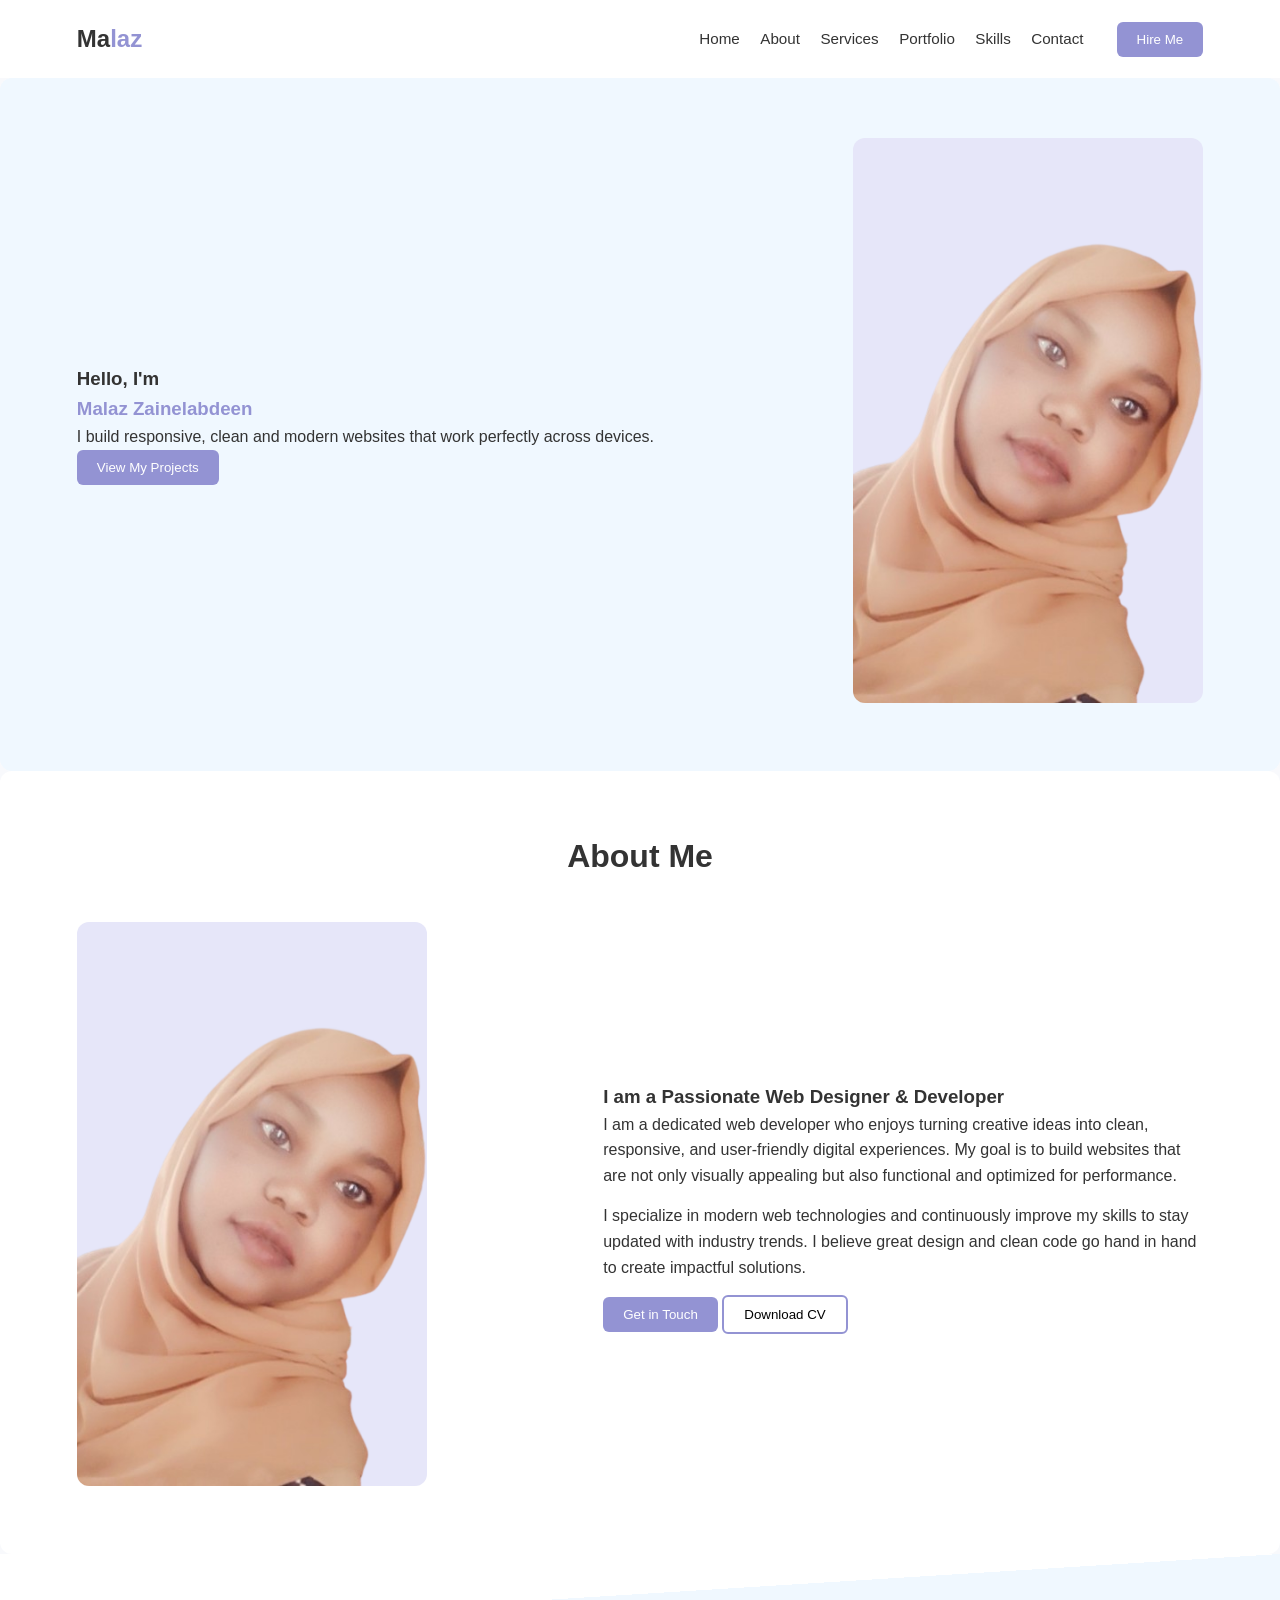
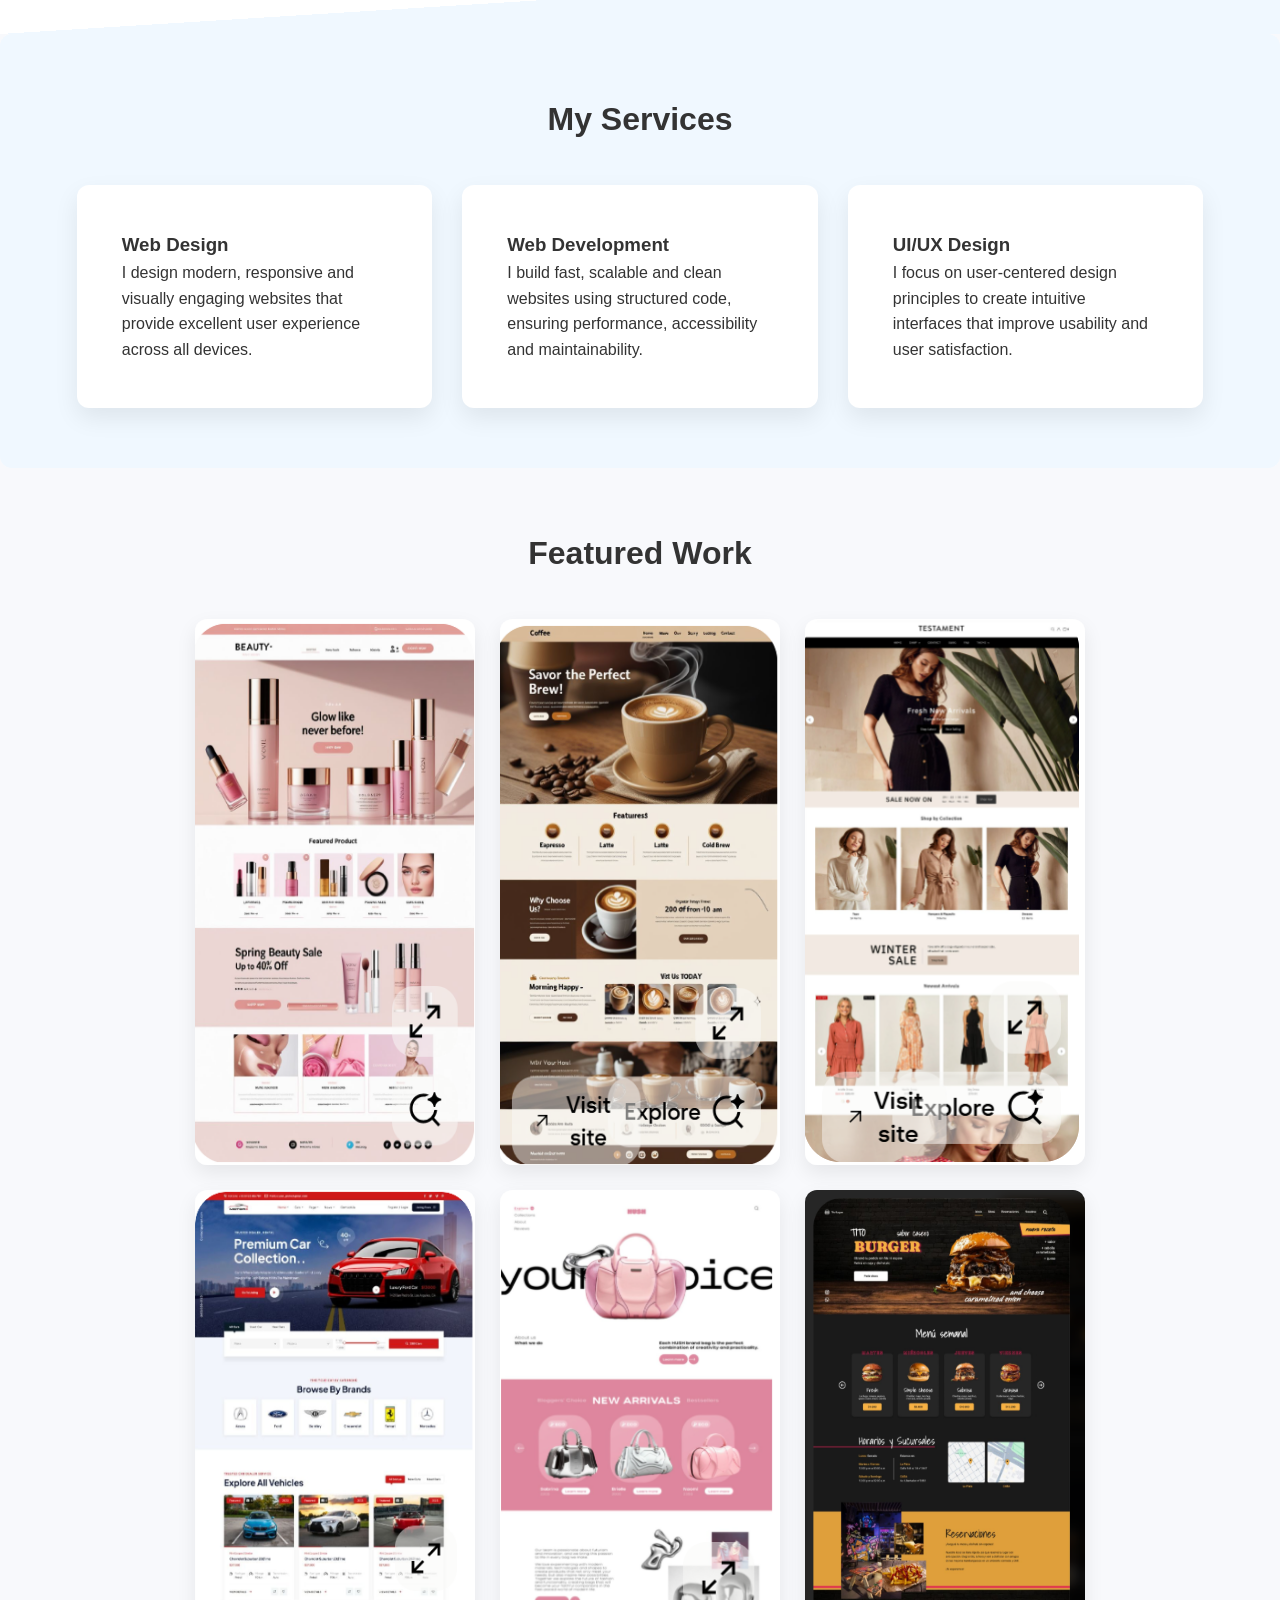
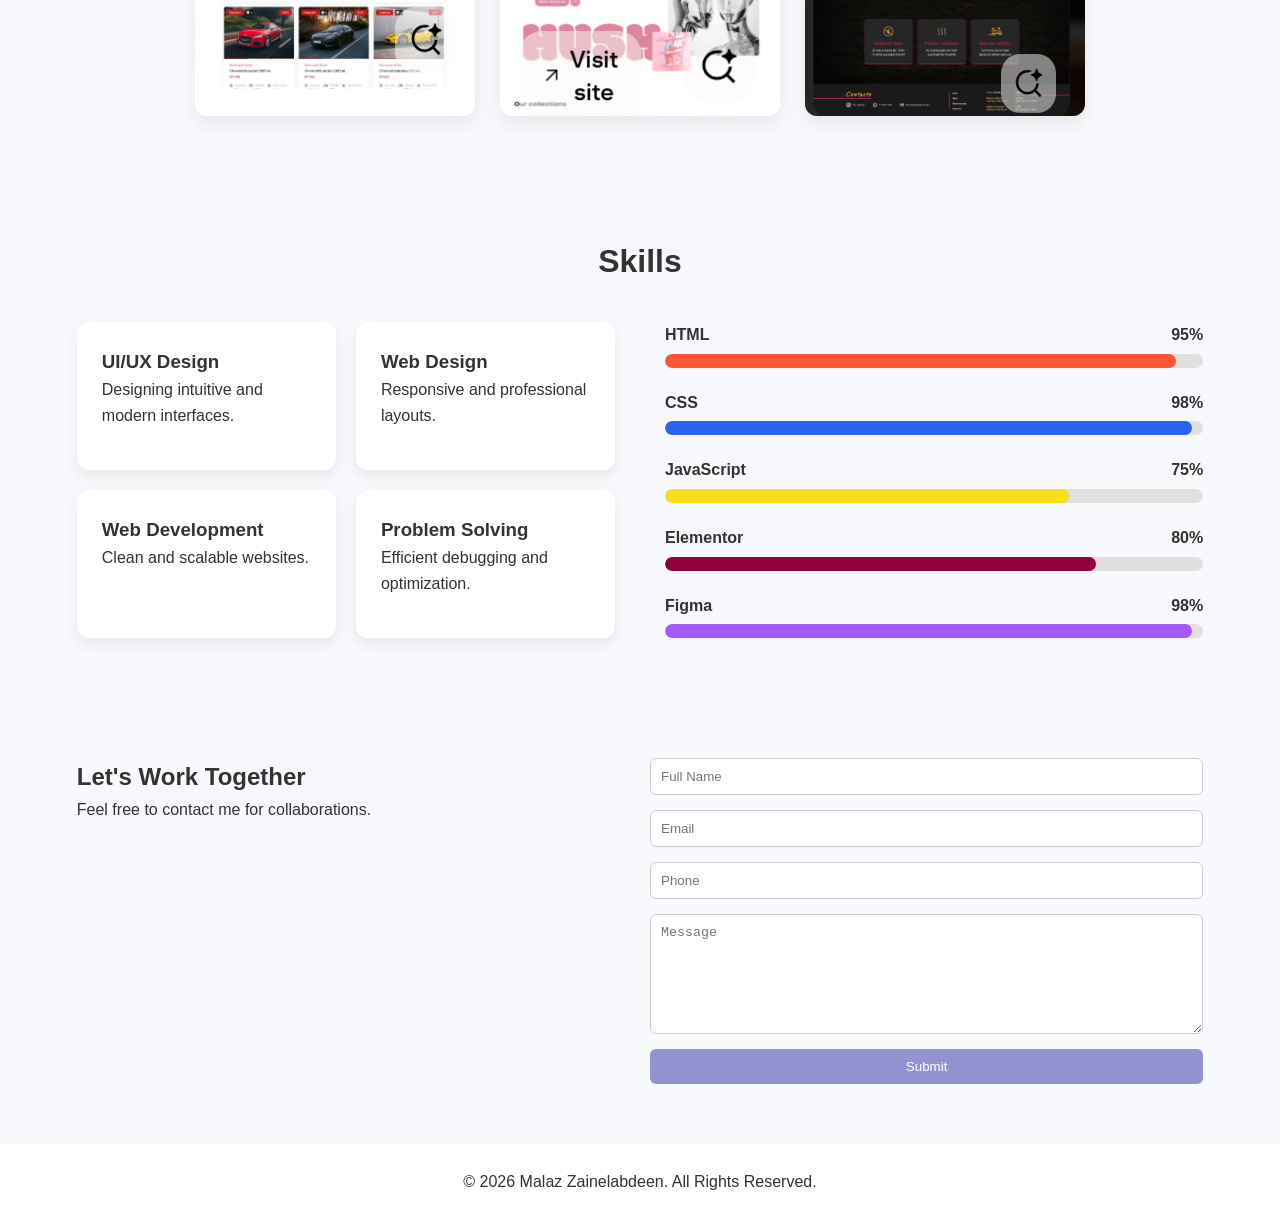
<file: index.html>
<!DOCTYPE html>
<html lang="en">
<head>
<meta charset="UTF-8">
<meta name="viewport" content="width=device-width, initial-scale=1.0">
<title>Malaz Portfolio</title>
<link rel="stylesheet" href="portofollio.css">
<link href="https://cdn.jsdelivr.net/npm/aos@2.3.4/dist/aos.css" rel="stylesheet">
</head>

<body>

<!-- ================= HEADER ================= -->
<header class="container" data-oas="fade-up">
    <div class="logo">
        <h2>Ma<span>laz</span></h2>
    </div>

    <div class="menus-container">
        <nav class="nav-bar">
            <a href="#home">Home</a>
            <a href="#about">About</a>
            <a href="#services">Services</a>
            <a href="#portfolio">Portfolio</a>
            <a href="#skills">Skills</a>
            <a href="#contact">Contact</a>
        </nav>
        <button class="btn">Hire Me</button>
    </div>
</header>

<!-- ================= LANDING ================= -->
<section class="landing-section-container" id="home" data-oas="fade-down">
    <div class="landing-text">
        <h3>Hello, I'm <br><span class="name">Malaz Zainelabdeen</span></h3>
        <p>I build responsive, clean and modern websites that work perfectly across devices.</p>
        <button class="btn">View My Projects</button>
    </div>

    <div class="landing-img">
        <img src="my img.png" alt="Profile">
    </div>
</section>

<!-- ================= ABOUT ================= -->
<section class="aboutcontainer white-section" id="about" data-oas="fade-left">

    <h2 class="section-title">About Me</h2>

    <div class="about-content">

        <div class="about-img">
            <img src="my img.png" alt="About Image">
        </div>

        <div class="about-details">
            <h3>I am a Passionate Web Designer & Developer</h3>

            <p>
                I am a dedicated web developer who enjoys turning creative ideas into
                clean, responsive, and user-friendly digital experiences.
                My goal is to build websites that are not only visually appealing
                but also functional and optimized for performance.
            </p>

            <p>
                I specialize in modern web technologies and continuously improve my
                skills to stay updated with industry trends. I believe great design
                and clean code go hand in hand to create impactful solutions.
            </p>

            <div class="about-buttons">
                <button class="btn">Get in Touch</button>
                <button class="cv-btn">Download CV</button>
            </div>
        </div>

    </div>

</section>

<!-- SHAPE DIVIDER -->
<div class="shape-divider"></div>


<!-- ================= SERVICES ================= -->
<section class="services-section blue-section" id="services" data-oas="fade-right">

    <h2 class="section-title">My Services</h2>

    <div class="services-cards">

        <div class="card">
            <h3>Web Design</h3>
            <p>
                I design modern, responsive and visually engaging websites that
                provide excellent user experience across all devices.
            </p>
        </div>

        <div class="card">
            <h3>Web Development</h3>
            <p>
                I build fast, scalable and clean websites using structured code,
                ensuring performance, accessibility and maintainability.
            </p>
        </div>

        <div class="card">
            <h3>UI/UX Design</h3>
            <p>
                I focus on user-centered design principles to create intuitive
                interfaces that improve usability and user satisfaction.
            </p>
        </div>

    </div>

</section>


<!-- ================= PORTFOLIO ================= -->
<section class="portfolio-section" id="portfolio" data-oas="fade-up">
    <h2 class="section-title">Featured Work</h2>

    <div class="portfolio-container">
        <img src="beu-web.png" alt="">
        <img src="caff-web.png" alt="">
        <img src="dress-web.png" alt="">
        <img src="cars-web.png" alt="">
        <img src="mark-web.png" alt="">
        <img src="restoran-web.png" alt="">
    </div>
</section>

<!-- ================= SKILLS ================= -->
<!-- ================= SKILLS ================= -->
<section class="skills-section" id="skills" data-oas="fade-down">

    <h2 class="skills-title">Skills</h2>

    <div class="skills-wrapper">

        <!-- LEFT SIDE (Skill Cards) -->
        <div class="skills-cards">

            <div class="skills-box">
                <h3>UI/UX Design</h3>
                <p>Designing intuitive and modern interfaces.</p>
            </div>

            <div class="skills-box">
                <h3>Web Design</h3>
                <p>Responsive and professional layouts.</p>
            </div>

            <div class="skills-box">
                <h3>Web Development</h3>
                <p>Clean and scalable websites.</p>
            </div>

            <div class="skills-box">
                <h3>Problem Solving</h3>
                <p>Efficient debugging and optimization.</p>
            </div>

        </div>

        <!-- RIGHT SIDE (Skill Bars) -->
        <div class="skills-bars" >

            <div class="skill">
                <p>HTML <span>95%</span></p>
                <div class="progress">
                    <div class="progress-bar html"></div>
                </div>
            </div>

            <div class="skill">
                <p>CSS <span>98%</span></p>
                <div class="progress">
                    <div class="progress-bar css"></div>
                </div>
            </div>

            <div class="skill">
                <p>JavaScript <span>75%</span></p>
                <div class="progress">
                    <div class="progress-bar js"></div>
                </div>
            </div>

            <div class="skill">
                <p>Elementor <span>80%</span></p>
                <div class="progress">
                    <div class="progress-bar elementor"></div>
                </div>
            </div>

            <div class="skill">
                <p>Figma <span>98%</span></p>
                <div class="progress">
                    <div class="progress-bar figma"></div>
                </div>
            </div>

        </div>

    </div>
</section>


<!-- ================= CONTACT ================= -->
<section class="contact-section" id="contact" data-oas="fade-right">
    <div class="contact-text">
        <h2>Let's Work Together</h2>
        <p>Feel free to contact me for collaborations.</p>
    </div>

    <form class="form">
        <input type="text" placeholder="Full Name">
        <input type="email" placeholder="Email">
        <input type="tel" placeholder="Phone">
        <textarea placeholder="Message"></textarea>
        <button class="btn">Submit</button>
    </form>
</section>

<!-- ================= FOOTER ================= -->
<footer class="footer">
    <p>© 2026 Malaz Zainelabdeen. All Rights Reserved.</p>
</footer>

<script src="https://cdn.jsdelivr.net/npm/aos@2.3.4/dist/aos.js"></script>
<script>
AOS.init({
    duration: 1000,   // animation duration in ms
    easing: 'ease-in-out',
    once: true,       // animation occurs only once
    offset: 50        // start animation 50px before section enters viewport
});
</script>


</body>
</html>
</file>
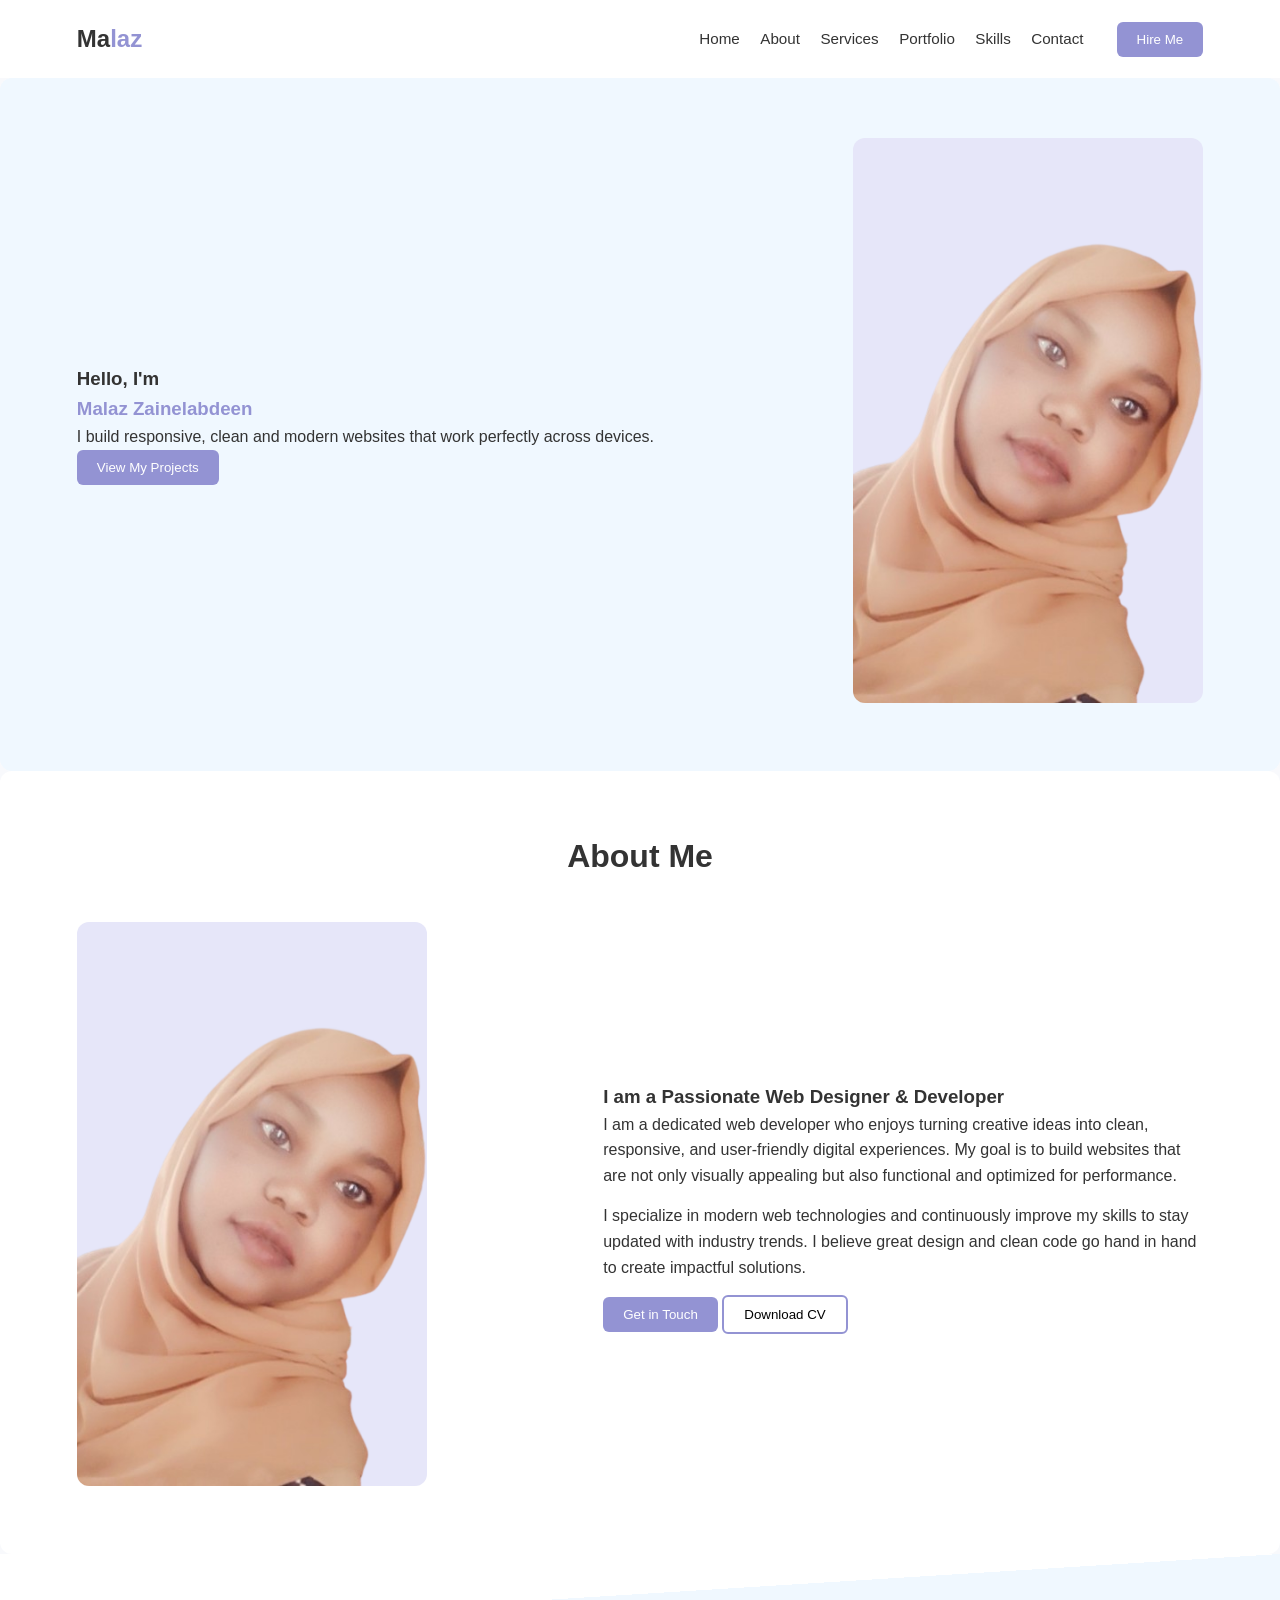
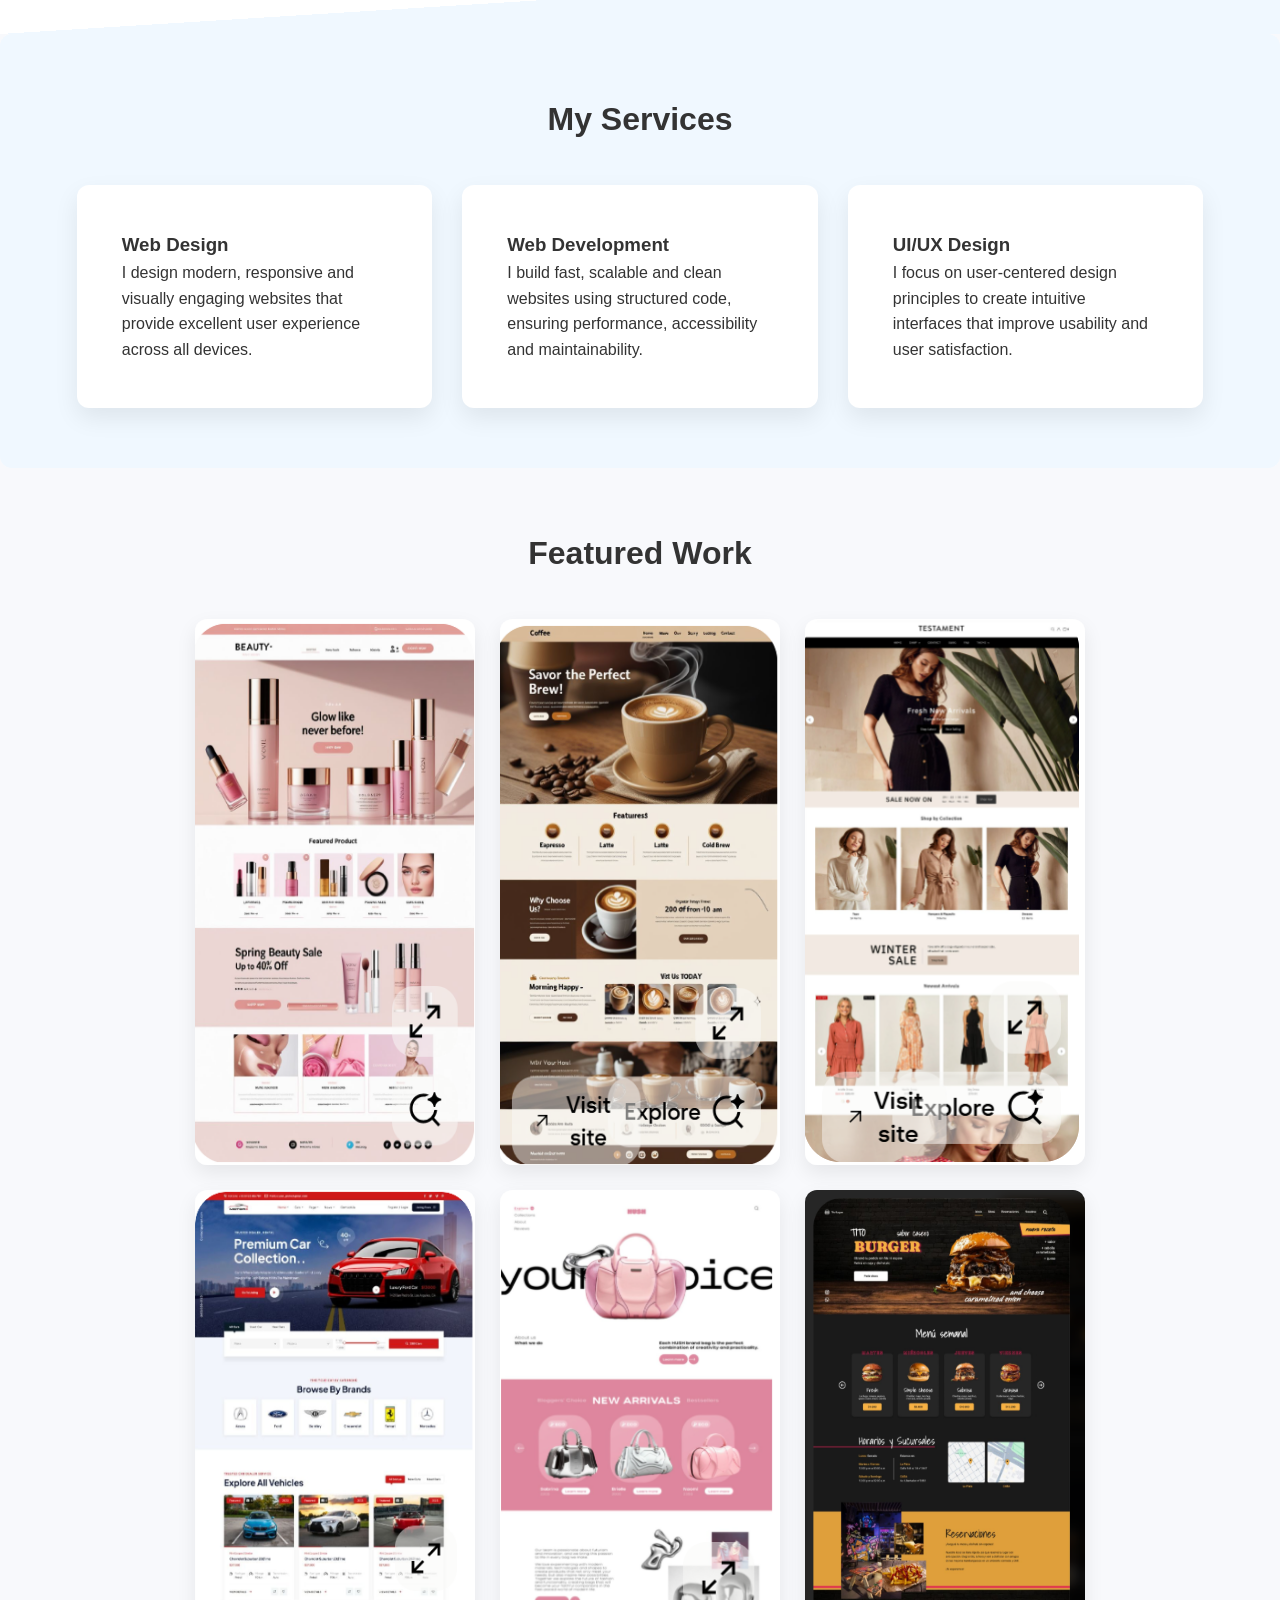
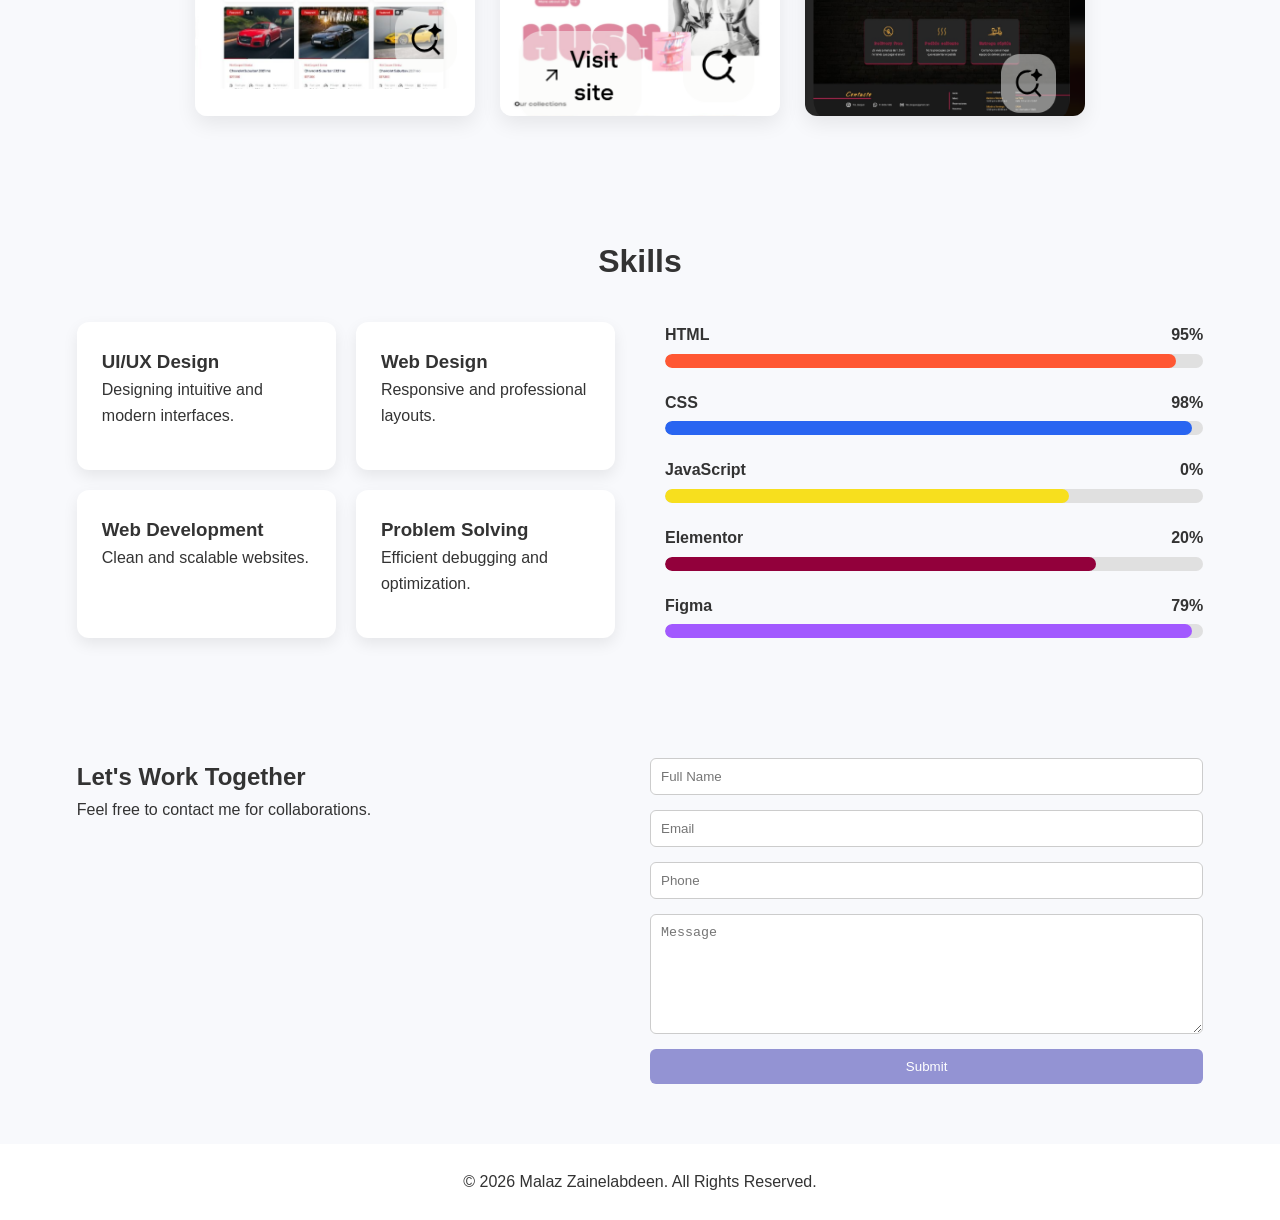
<file: portfolio.html>
<!DOCTYPE html>
<html lang="en">
<head>
<meta charset="UTF-8">
<meta name="viewport" content="width=device-width, initial-scale=1.0">
<title>Malaz Portfolio</title>
<link rel="stylesheet" href="portofollio.css">
<link href="https://cdn.jsdelivr.net/npm/aos@2.3.4/dist/aos.css" rel="stylesheet">
</head>

<body>

<!-- ================= HEADER ================= -->
<header class="container" data-oas="fade-up">
    <div class="logo">
        <h2>Ma<span>laz</span></h2>
    </div>

    <div class="menus-container">
        <nav class="nav-bar">
            <a href="#home">Home</a>
            <a href="#about">About</a>
            <a href="#services">Services</a>
            <a href="#portfolio">Portfolio</a>
            <a href="#skills">Skills</a>
            <a href="#contact">Contact</a>
        </nav>
        <button class="btn">Hire Me</button>
    </div>
</header>

<!-- ================= LANDING ================= -->
<section class="landing-section-container" id="home" data-oas="fade-down">
    <div class="landing-text">
        <h3>Hello, I'm <br><span class="name">Malaz Zainelabdeen</span></h3>
        <p>I build responsive, clean and modern websites that work perfectly across devices.</p>
        <button class="btn">View My Projects</button>
    </div>

    <div class="landing-img">
        <img src="my img.png" alt="Profile">
    </div>
</section>

<!-- ================= ABOUT ================= -->
<section class="aboutcontainer white-section" id="about" data-oas="fade-left">

    <h2 class="section-title">About Me</h2>

    <div class="about-content">

        <div class="about-img">
            <img src="my img.png" alt="About Image">
        </div>

        <div class="about-details">
            <h3>I am a Passionate Web Designer & Developer</h3>

            <p>
                I am a dedicated web developer who enjoys turning creative ideas into
                clean, responsive, and user-friendly digital experiences.
                My goal is to build websites that are not only visually appealing
                but also functional and optimized for performance.
            </p>

            <p>
                I specialize in modern web technologies and continuously improve my
                skills to stay updated with industry trends. I believe great design
                and clean code go hand in hand to create impactful solutions.
            </p>

            <div class="about-buttons">
                <button class="btn">Get in Touch</button>
                <button class="cv-btn">Download CV</button>
            </div>
        </div>

    </div>

</section>

<!-- SHAPE DIVIDER -->
<div class="shape-divider"></div>


<!-- ================= SERVICES ================= -->
<section class="services-section blue-section" id="services" data-oas="fade-right">

    <h2 class="section-title">My Services</h2>

    <div class="services-cards">

        <div class="card">
            <h3>Web Design</h3>
            <p>
                I design modern, responsive and visually engaging websites that
                provide excellent user experience across all devices.
            </p>
        </div>

        <div class="card">
            <h3>Web Development</h3>
            <p>
                I build fast, scalable and clean websites using structured code,
                ensuring performance, accessibility and maintainability.
            </p>
        </div>

        <div class="card">
            <h3>UI/UX Design</h3>
            <p>
                I focus on user-centered design principles to create intuitive
                interfaces that improve usability and user satisfaction.
            </p>
        </div>

    </div>

</section>


<!-- ================= PORTFOLIO ================= -->
<section class="portfolio-section" id="portfolio" data-oas="fade-up">
    <h2 class="section-title">Featured Work</h2>

    <div class="portfolio-container">
        <img src="beu-web.png" alt="">
        <img src="caff-web.png" alt="">
        <img src="dress-web.png" alt="">
        <img src="cars-web.png" alt="">
        <img src="mark-web.png" alt="">
        <img src="restoran-web.png" alt="">
    </div>
</section>

<!-- ================= SKILLS ================= -->
<!-- ================= SKILLS ================= -->
<section class="skills-section" id="skills" data-oas="fade-down">

    <h2 class="skills-title">Skills</h2>

    <div class="skills-wrapper">

        <!-- LEFT SIDE (Skill Cards) -->
        <div class="skills-cards">

            <div class="skills-box">
                <h3>UI/UX Design</h3>
                <p>Designing intuitive and modern interfaces.</p>
            </div>

            <div class="skills-box">
                <h3>Web Design</h3>
                <p>Responsive and professional layouts.</p>
            </div>

            <div class="skills-box">
                <h3>Web Development</h3>
                <p>Clean and scalable websites.</p>
            </div>

            <div class="skills-box">
                <h3>Problem Solving</h3>
                <p>Efficient debugging and optimization.</p>
            </div>

        </div>

        <!-- RIGHT SIDE (Skill Bars) -->
        <div class="skills-bars" >

            <div class="skill">
                <p>HTML <span>95%</span></p>
                <div class="progress">
                    <div class="progress-bar html"></div>
                </div>
            </div>

            <div class="skill">
                <p>CSS <span>98%</span></p>
                <div class="progress">
                    <div class="progress-bar css"></div>
                </div>
            </div>

            <div class="skill">
                <p>JavaScript <span>0%</span></p>
                <div class="progress">
                    <div class="progress-bar js"></div>
                </div>
            </div>

            <div class="skill">
                <p>Elementor <span>20%</span></p>
                <div class="progress">
                    <div class="progress-bar elementor"></div>
                </div>
            </div>

            <div class="skill">
                <p>Figma <span>79%</span></p>
                <div class="progress">
                    <div class="progress-bar figma"></div>
                </div>
            </div>

        </div>

    </div>
</section>


<!-- ================= CONTACT ================= -->
<section class="contact-section" id="contact" data-oas="fade-right">
    <div class="contact-text">
        <h2>Let's Work Together</h2>
        <p>Feel free to contact me for collaborations.</p>
    </div>

    <form class="form">
        <input type="text" placeholder="Full Name">
        <input type="email" placeholder="Email">
        <input type="tel" placeholder="Phone">
        <textarea placeholder="Message"></textarea>
        <button class="btn">Submit</button>
    </form>
</section>

<!-- ================= FOOTER ================= -->
<footer class="footer">
    <p>© 2026 Malaz Zainelabdeen. All Rights Reserved.</p>
</footer>

<script src="https://cdn.jsdelivr.net/npm/aos@2.3.4/dist/aos.js"></script>
<script>
AOS.init({
    duration: 1000,   // animation duration in ms
    easing: 'ease-in-out',
    once: true,       // animation occurs only once
    offset: 50        // start animation 50px before section enters viewport
});
</script>


</body>
</html>
</file>
<file: portofollio.css>
/* ================= RESET ================= */
*{
    margin:0;
    padding:0;
    box-sizing:border-box;
}

body{
    font-family: Arial, sans-serif;
    background:#f8f9fc;
    line-height:1.6;
    color:#333;
}

section{
    padding:60px 6%;
}

/* ================= GLOBAL TITLES ================= */
.section-title{
    text-align:center;
    font-size:2rem;
    margin-bottom:40px;
    font-weight:bold;
}

/* Alternating backgrounds */
.white-section{
    background:white;
}

.blue-section{
    background:aliceblue;
}

/* ================= HEADER ================= */
.container{
    display:flex;
    justify-content:space-between;
    align-items:center;
    padding:20px 6%;
    background:white;
}

.logo span{
    color:#9393d3;
}

.menus-container{
    display:flex;
    align-items:center;
    gap:25px;
}

.nav-bar a{
    text-decoration:none;
    color:#333;
    margin:0 8px;
    font-size:0.95rem;
}

.btn{
    background:#9393d3;
    color:white;
    border:none;
    padding:10px 20px;
    border-radius:6px;
    cursor:pointer;
    transition:0.3s ease;
}

.btn:hover{
    background:#7a7ad1;
}

.cv-btn{
    border:2px solid #9393d3;
    background:white;
    padding:10px 20px;
    border-radius:6px;
    cursor:pointer;
}

/* ================= LANDING ================= */
.landing-section-container{
    display:flex;
    justify-content:space-between;
    align-items:center;
    gap:40px;
    background:aliceblue;
    border-radius:12px;
}

.landing-img img{
    width:350px;
    border-radius:12px;
}

.name{
    color:#9393d3;
}

/* ================= ABOUT ================= */
.aboutcontainer{
    border-radius:12px;
}

.about-content{
    display:flex;
    justify-content:space-between;
    align-items:center;
    gap:50px;
}

.about-img img{
    width:350px;
    border-radius:12px;
}

.about-details{
    max-width:600px;
}

.about-details p{
    margin-bottom:15px;
}

/* Shape Divider */
.shape-divider{
    width:100%;
    height:80px;
    background:linear-gradient(to bottom right, white 50%, aliceblue 50%);
}

/* ================= SERVICES ================= */
.services-section{
    border-radius:12px;
}

.services-cards{
    display:flex;
    justify-content:center;
    gap:30px;
    margin-top:30px;
}

.card{
    background:white;
    padding:45px;
    width:360px;
    border-radius:12px;
    box-shadow:0 10px 25px rgba(0,0,0,0.08);
    transition:0.3s;
}

.card:hover{
    transform:translateY(-6px);
}

/* ================= PORTFOLIO ================= */
.portfolio-section{
    border-radius:12px;
    text-align:center;
}

.portfolio-container{
    display:flex;
    flex-wrap:wrap;
    justify-content:center;
    gap:25px;
}

.portfolio-container img{
    width:280px;
    border-radius:12px;
    box-shadow:0 8px 20px rgba(0,0,0,0.08);
}

/* ================= SKILLS ================= */
.skills-section{
    border-radius:12px;
}

.skills-title{
    text-align:center;
    font-size:2rem;
    margin-bottom:35px;
    font-weight:bold;
}

.skills-wrapper{
    display:flex;
    justify-content:space-between;
    gap:50px;
}

/* LEFT SIDE (Cards) */
.skills-cards{
    display:grid;
    grid-template-columns:repeat(2, 1fr);
    gap:20px;
    width:50%;
}

.skills-box{
    background:white;
    padding:25px;
    border-radius:12px;
    box-shadow:0 6px 15px rgba(0,0,0,0.08);
}

/* RIGHT SIDE (Bars) */
.skills-bars{
    width:50%;
    display:flex;
    flex-direction:column;
    gap:22px;
}

.skill p{
    display:flex;
    justify-content:space-between;
    margin-bottom:6px;
    font-weight:600;
}

.progress{
    width:100%;
    height:14px;
    background:#e0e0e0;
    border-radius:20px;
    overflow:hidden;
}

.progress-bar{
    height:100%;
    border-radius:20px;
}

/* Skill Percentages */
.html{ width:95%; background:#ff5733; }
.css{ width:98%; background:#2965f1; }
.js{ width:75%; background:#f7df1e; }
.elementor{ width:80%; background:#92003b; }
.figma{ width:98%; background:#a259ff; }

/* ================= CONTACT ================= */
.contact-section{
    display:flex;
    justify-content:space-between;
    align-items:flex-start;
    gap:20px;
    border-radius:12px;
}

.contact-text{
    width:50%;
}

.form{
    width:50%;
    display:flex;
    flex-direction:column;
    gap:15px;
}

.form input,
.form textarea{
    width:100%;
    padding:10px;
    border:1px solid #ccc;
    border-radius:6px;
}

.form textarea{
    min-height:120px;
}

.form .btn{
    width:100%;
}

/* ================= FOOTER ================= */
.footer{
    text-align:center;
    padding:25px;
    background:white;
}

/* ================= RESPONSIVE ================= */
@media(max-width:768px){

        /* body{
            padding: 0 20px;
        } */
    section{
        padding:45px 5%;
    }

    .container,
    .landing-section-container,
    .about-content,
    .services-cards,
    .skills-wrapper,
    .contact-section{
        flex-direction:column;
        text-align:center;
        gap:30px;
    }

    .portfolio-container{
        flex-direction:column;
        align-items:center;
    }

}

[data-aos] {
    opacity: 0;           /* hidden before animation */
    transition: all 0.8s ease-in-out;
}

[data-aos].aos-animate {
    opacity: 1;           /* visible after animation triggers */
}
</file>
